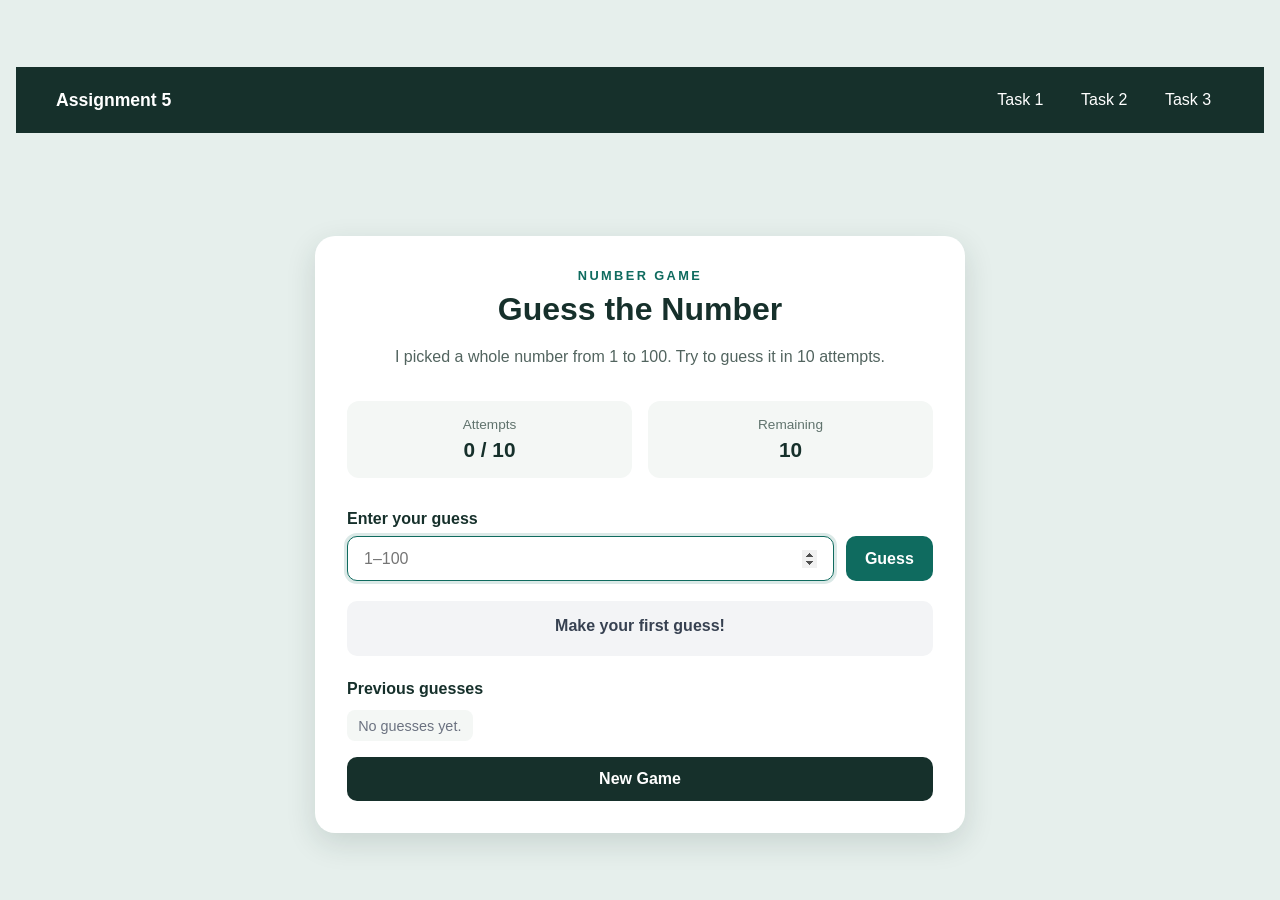
<file: index.html>
<!DOCTYPE html>
<html lang="en">

<head>
    <meta charset="UTF-8">

    <meta
        name="viewport"
        content="width=device-width, initial-scale=1.0"
    >

    <title>Guess the Number</title>

    <link
        rel="stylesheet"
        href="task1.css"
    >

    <script
        src="task1.js"
        defer
    ></script>
</head>

<body>
    <nav class="navbar">
        <div class="navbar-container">

            <a href="index.html" class="navbar-brand">
                Assignment 5
            </a>

            <div class="navbar-links">
                <a href="index.html">Task 1</a>
                <a href="task2.html">Task 2</a>
                <a href="task3.html">Task 3</a>
            </div>

        </div>
    </nav>

    <main class="game-container">

        <section class="game-card">

            <header class="game-header">

                <p class="game-label">
                    NUMBER GAME
                </p>

                <h1>Guess the Number</h1>

                <p class="instructions">
                    I picked a whole number from
                    <span id="minNumber"></span>
                    to
                    <span id="maxNumber"></span>.
                    Try to guess it in
                    <span id="maxAttempts"></span>
                    attempts.
                </p>

            </header>


            <section
                class="stats"
                aria-label="Game statistics"
            >

                <div class="stat">

                    <span class="stat-label">
                        Attempts
                    </span>

                    <strong id="attempts">
                        0 / 10
                    </strong>

                </div>


                <div class="stat">

                    <span class="stat-label">
                        Remaining
                    </span>

                    <strong id="remaining">
                        10
                    </strong>

                </div>

            </section>


            <form
                id="guessForm"
                novalidate
            >

                <label for="guessInput">
                    Enter your guess
                </label>

                <div class="guess-row">

                    <input
                        type="number"
                        id="guessInput"
                        name="guess"
                        placeholder="1–100"
                        autocomplete="off"
                    >

                    <button
                        type="submit"
                        id="guessButton"
                    >
                        Guess
                    </button>

                </div>

            </form>


            <p
                id="message"
                class="message neutral"
                aria-live="polite"
            >
                Make your first guess!
            </p>


            <section class="history-section">

                <h2>Previous guesses</h2>

                <ul
                    id="guessHistory"
                    class="guess-history"
                >
                </ul>

            </section>


            <button
                type="button"
                id="restartButton"
                class="restart-button"
            >
                New Game
            </button>

        </section>

    </main>

</body>

</html>
</file>
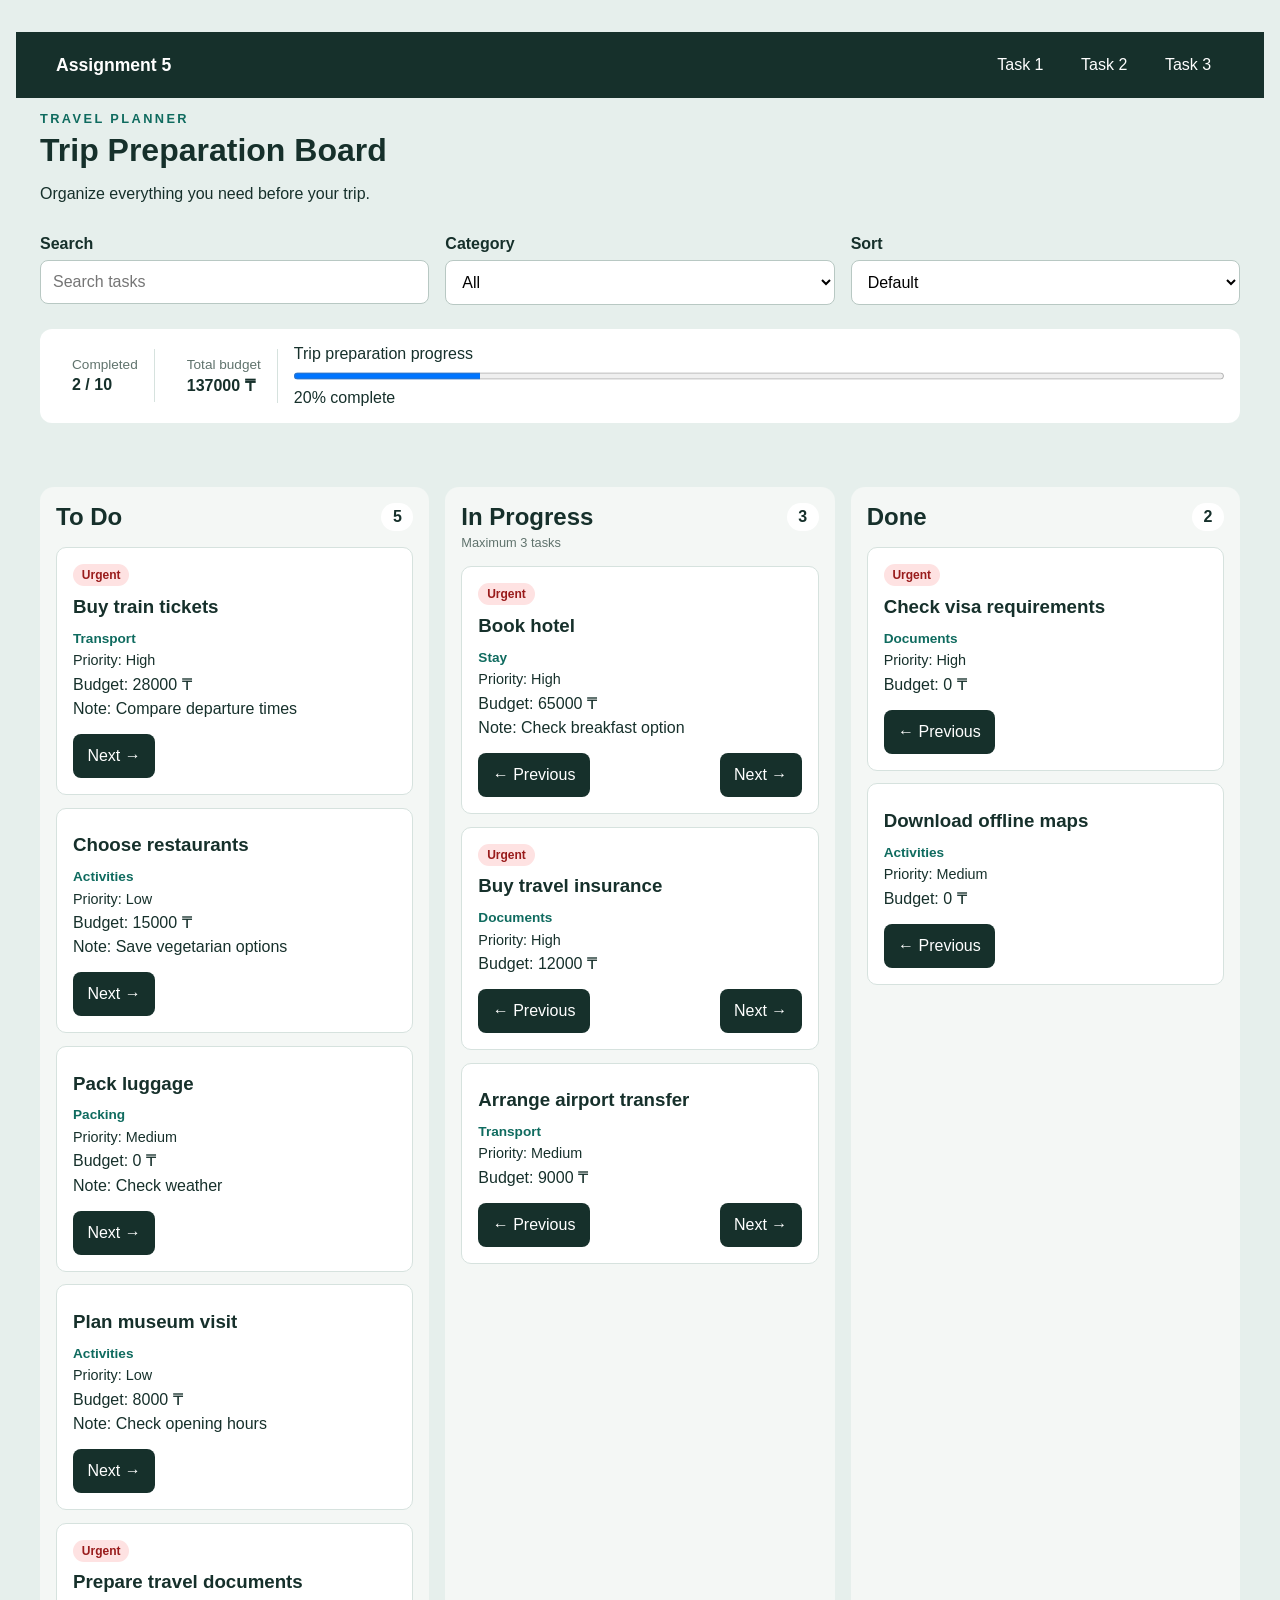
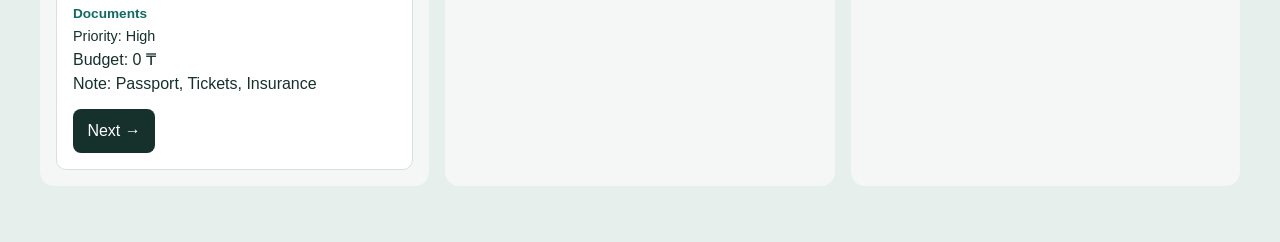
<file: task2.html>
<!DOCTYPE html>
<html lang="en">

<head>
    <meta charset="UTF-8">

    <meta
        name="viewport"
        content="width=device-width, initial-scale=1.0"
    >

    <title>Travel Planner Board</title>

    <link
        rel="stylesheet"
        href="task2.css"
    >

    <script
        src="task2.js"
        defer
    ></script>
</head>

<body>
    <nav class="navbar">
    <div class="navbar-container">

        <a href="index.html" class="navbar-brand">
            Assignment 5
        </a>

        <div class="navbar-links">
            <a href="index.html">Task 1</a>
            <a href="task2.html">Task 2</a>
            <a href="task3.html">Task 3</a>
        </div>

    </div>
</nav>

    <main class="container">

        <header class="page-header">

            <p class="eyebrow">
                TRAVEL PLANNER
            </p>

            <h1>Trip Preparation Board</h1>

            <p>
                Organize everything you need before your trip.
            </p>

        </header>


        <section class="controls">

            <div class="control">

                <label for="searchInput">
                    Search
                </label>

                <input
                    type="search"
                    id="searchInput"
                    placeholder="Search tasks"
                >

            </div>


            <div class="control">

                <label for="tagFilter">
                    Category
                </label>

                <select id="tagFilter">

                    <option value="all">
                        All
                    </option>

                    <option value="transport">
                        Transport
                    </option>

                    <option value="stay">
                        Stay
                    </option>

                    <option value="documents">
                        Documents
                    </option>

                    <option value="activities">
                        Activities
                    </option>

                    <option value="packing">
                        Packing
                    </option>

                </select>

            </div>


            <div class="control">

                <label for="sortSelect">
                    Sort
                </label>

                <select id="sortSelect">

                    <option value="default">
                        Default
                    </option>

                    <option value="high">
                        High priority first
                    </option>

                    <option value="low">
                        Low priority first
                    </option>

                </select>

            </div>

        </section>


        <section class="summary">

            <div class="summary-item">

                <span>Completed</span>

                <strong id="completedCount">
                    0 / 10
                </strong>

            </div>


            <div class="summary-item">

                <span>Total budget</span>

                <strong id="totalBudget">
                    0 ₸
                </strong>

            </div>


            <div class="progress-section">

                <label for="progressBar">
                    Trip preparation progress
                </label>

                <progress
                    id="progressBar"
                    max="100"
                    value="0"
                ></progress>

                <span id="progressText">
                    0% complete
                </span>

            </div>

        </section>


        <p
            id="message"
            class="message"
            aria-live="polite"
        ></p>


        <section
            id="board"
            class="board"
        >

            <section class="column">

                <header class="column-header">

                    <h2>To Do</h2>

                    <span id="todoCount">
                        0
                    </span>

                </header>

                <div
                    id="todoColumn"
                    class="card-list"
                ></div>

            </section>


            <section class="column">

                <header class="column-header">

                    <div>
                        <h2>In Progress</h2>

                        <p>
                            Maximum 3 tasks
                        </p>
                    </div>

                    <span id="progressCount">
                        0
                    </span>

                </header>

                <div
                    id="progressColumn"
                    class="card-list"
                ></div>

            </section>


            <section class="column">

                <header class="column-header">

                    <h2>Done</h2>

                    <span id="doneCount">
                        0
                    </span>

                </header>

                <div
                    id="doneColumn"
                    class="card-list"
                ></div>

            </section>

        </section>


        <p
            id="emptyMessage"
            class="empty-message"
        ></p>

    </main>

</body>

</html>
</file>
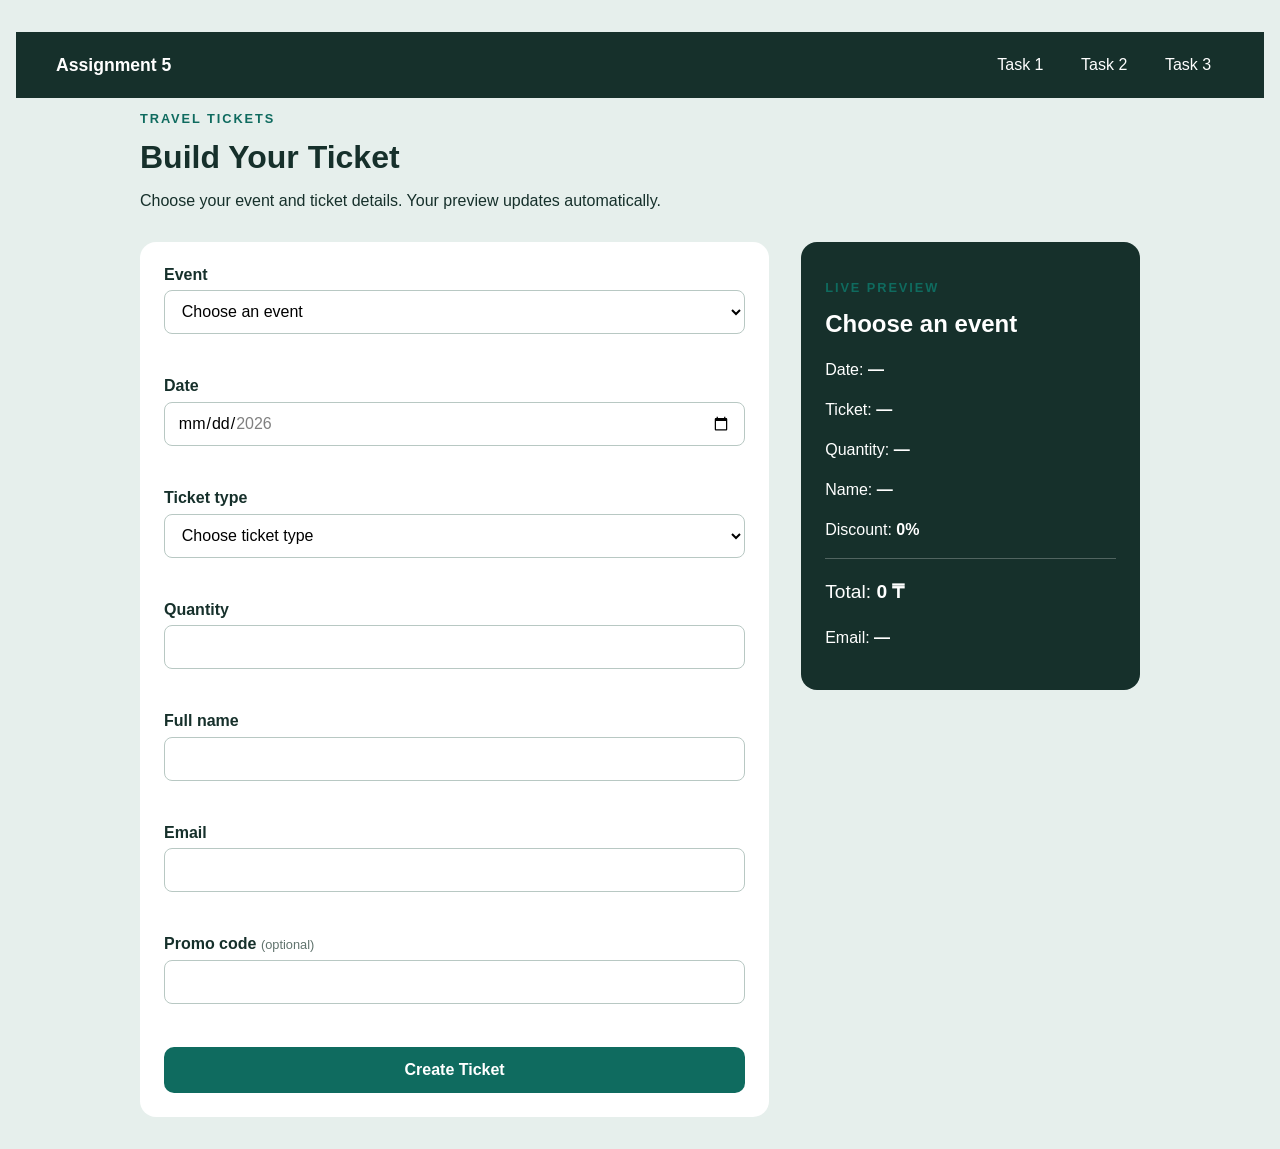
<file: task3.html>
<!DOCTYPE html>
<html lang="en">

<head>
    <meta charset="UTF-8">

    <meta
        name="viewport"
        content="width=device-width, initial-scale=1.0"
    >

    <title>Ticket Builder</title>

    <link
        rel="stylesheet"
        href="task3.css"
    >

    <script
        src="task3.js"
        defer
    ></script>
</head>

<body>
    <nav class="navbar">
    <div class="navbar-container">

        <a href="index.html" class="navbar-brand">
            Assignment 5
        </a>

        <div class="navbar-links">
            <a href="index.html">Task 1</a>
            <a href="task2.html">Task 2</a>
            <a href="task3.html">Task 3</a>
        </div>

    </div>
</nav>

    <main class="container">

        <header class="page-header">
            <p class="eyebrow">TRAVEL TICKETS</p>

            <h1>Build Your Ticket</h1>

            <p>
                Choose your event and ticket details.
                Your preview updates automatically.
            </p>
        </header>


        <div
            id="errorSummary"
            class="error-summary"
            tabindex="-1"
            aria-live="assertive"
            hidden
        ></div>


        <div class="layout">

            <!-- FORM -->

            <form id="ticketForm">

                <!-- Event -->

                <div class="field">

                    <label for="event">
                        Event
                    </label>

                    <select
                        id="event"
                        name="event"
                        required
                        aria-describedby="eventError"
                    >
                        <option value="">
                            Choose an event
                        </option>

                        <option value="travel-expo">
                            Astana Travel Expo
                        </option>

                        <option value="city-tour">
                            City Tour
                        </option>

                        <option value="music-fest">
                            Travel Music Fest
                        </option>
                    </select>

                    <p
                        id="eventError"
                        class="field-error"
                    ></p>

                </div>


                <!-- Date -->

                <div class="field">

                    <label for="date">
                        Date
                    </label>

                    <input
                        type="date"
                        id="date"
                        name="date"
                        min="2026-11-20"
                        max="2026-12-20"
                        required
                        aria-describedby="dateError"
                    >

                    <p
                        id="dateError"
                        class="field-error"
                    ></p>

                </div>


                <!-- Ticket type -->

                <div class="field">

                    <label for="ticketType">
                        Ticket type
                    </label>

                    <select
                        id="ticketType"
                        name="ticketType"
                        required
                        aria-describedby="ticketTypeError"
                    >
                        <option value="">
                            Choose ticket type
                        </option>

                        <option value="standard">
                            Standard
                        </option>

                        <option value="student">
                            Student
                        </option>

                        <option value="vip">
                            VIP
                        </option>
                    </select>

                    <p
                        id="ticketTypeError"
                        class="field-error"
                    ></p>

                </div>


                <!-- Quantity -->

                <div class="field">

                    <label for="quantity">
                        Quantity
                    </label>

                    <input
                        type="number"
                        id="quantity"
                        name="quantity"
                        min="1"
                        max="6"
                        step="1"
                        required
                        aria-describedby="quantityError"
                    >

                    <p
                        id="quantityError"
                        class="field-error"
                    ></p>

                </div>


                <!-- Full name -->

                <div class="field">

                    <label for="fullName">
                        Full name
                    </label>

                    <input
                        type="text"
                        id="fullName"
                        name="fullName"
                        minlength="2"
                        maxlength="40"
                        required
                        aria-describedby="fullNameError"
                    >

                    <p
                        id="fullNameError"
                        class="field-error"
                    ></p>

                </div>


                <!-- Email -->

                <div class="field">

                    <label for="email">
                        Email
                    </label>

                    <input
                        type="email"
                        id="email"
                        name="email"
                        required
                        aria-describedby="emailError"
                    >

                    <p
                        id="emailError"
                        class="field-error"
                    ></p>

                </div>


                <!-- Promo -->

                <div class="field">

                    <label for="promo">
                        Promo code
                        <span>(optional)</span>
                    </label>

                    <input
                        type="text"
                        id="promo"
                        name="promo"
                        maxlength="20"
                        aria-describedby="promoError"
                    >

                    <p
                        id="promoError"
                        class="field-error"
                    ></p>

                </div>


                <button
                    type="submit"
                    class="submit-button"
                >
                    Create Ticket
                </button>

            </form>


            <!-- LIVE PREVIEW -->

            <aside class="preview">

                <p class="preview-label">
                    LIVE PREVIEW
                </p>

                <h2 id="previewEvent">
                    Choose an event
                </h2>

                <p>
                    Date:
                    <strong id="previewDate">—</strong>
                </p>

                <p>
                    Ticket:
                    <strong id="previewType">—</strong>
                </p>

                <p>
                    Quantity:
                    <strong id="previewQuantity">—</strong>
                </p>

                <p>
                    Name:
                    <strong id="previewName">—</strong>
                </p>

                <p>
                    Discount:
                    <strong id="previewDiscount">0%</strong>
                </p>

                <hr>

                <p class="total">
                    Total:
                    <strong id="previewTotal">0 ₸</strong>
                </p>

                <p>
                    Email:
                    <strong id="previewEmail">—</strong>
                </p>

            </aside>

        </div>


        <!-- FINAL RESULT -->

        <section
            id="result"
            class="result"
            aria-live="polite"
            hidden
        ></section>

    </main>

</body>

</html>
</file>
<file: task1.css>
* {
    box-sizing: border-box;
}

body {
    margin: 0;
    min-height: 100vh;

    display: grid;
    place-items: center;

    padding: 1rem;

    font-family: Arial, sans-serif;

    background-color: #e6efec;
    color: #16302b;
}

.game-container {
    width: 100%;
    max-width: 650px;
}

.game-card {
    padding: 2rem;

    background-color: #ffffff;

    border-radius: 20px;

    box-shadow:
        0 10px 30px
        rgba(22, 48, 43, 0.14);
}

.game-header {
    text-align: center;
}

.game-label {
    margin: 0 0 0.5rem;

    color: #0f6b5f;

    font-size: 0.8rem;
    font-weight: 700;

    letter-spacing: 0.15rem;
}

h1 {
    margin: 0;

    font-size: 2rem;
}

.instructions {
    max-width: 500px;

    margin: 1rem auto 0;

    color: #52645f;

    line-height: 1.6;
}


/* Stats */

.stats {
    display: grid;

    grid-template-columns:
        repeat(2, 1fr);

    gap: 1rem;

    margin: 2rem 0;
}

.stat {
    padding: 1rem;

    text-align: center;

    background-color: #f4f7f5;

    border-radius: 12px;
}

.stat-label {
    display: block;

    margin-bottom: 0.35rem;

    color: #60736d;

    font-size: 0.85rem;
}

.stat strong {
    font-size: 1.3rem;
}


/* Form */

form label {
    display: block;

    margin-bottom: 0.5rem;

    font-weight: 600;
}

.guess-row {
    display: flex;

    gap: 0.75rem;
}

#guessInput {
    flex: 1;

    min-width: 0;

    padding: 0.8rem 1rem;

    border: 1px solid #b8c8c3;
    border-radius: 10px;

    font: inherit;
}

#guessInput:focus {
    outline: none;

    border-color: #0f6b5f;

    box-shadow:
        0 0 0 3px
        rgba(15, 107, 95, 0.15);
}


/* Buttons */

button {
    min-height: 44px;

    padding: 0.8rem 1.2rem;

    border: none;
    border-radius: 10px;

    font: inherit;
    font-weight: 700;

    cursor: pointer;

    transition:
        opacity 0.2s ease;
}

#guessButton {
    background-color: #0f6b5f;
    color: #ffffff;
}

.restart-button {
    width: 100%;

    margin-top: 1rem;

    background-color: #16302b;
    color: #ffffff;
}

button:hover:not(:disabled) {
    opacity: 0.85;
}

button:focus-visible {
    outline: 3px solid #d97706;
    outline-offset: 3px;
}

button:disabled {
    cursor: not-allowed;

    opacity: 0.45;
}


/* Messages */

.message {
    min-height: 55px;

    margin: 1.25rem 0;

    padding: 1rem;

    text-align: center;

    border-radius: 10px;

    font-weight: 600;
}

.message.neutral {
    background-color: #f3f4f6;
    color: #374151;
}

.message.higher {
    background-color: #fff7ed;
    color: #9a3412;
}

.message.lower {
    background-color: #eff6ff;
    color: #1e40af;
}

.message.error {
    background-color: #fee2e2;
    color: #991b1b;
}

.message.success {
    background-color: #dcfce7;
    color: #166534;
}

.message.lose {
    background-color: #fee2e2;
    color: #7f1d1d;
}


/* Guess history */

.history-section {
    margin-top: 1.5rem;
}

.history-section h2 {
    margin-bottom: 0.75rem;

    font-size: 1rem;
}

.guess-history {
    display: flex;
    flex-wrap: wrap;

    gap: 0.5rem;

    margin: 0;
    padding: 0;

    list-style: none;
}

.guess-history li {
    padding: 0.45rem 0.7rem;

    background-color: #f4f7f5;

    border-radius: 8px;

    font-size: 0.9rem;
}

.empty-history {
    color: #6b7280;
}


/* Mobile */

@media (max-width: 500px) {

    .game-card {
        padding: 1.25rem;
    }

    h1 {
        font-size: 1.6rem;
    }

    .guess-row {
        flex-direction: column;
    }

    #guessButton {
        width: 100%;
    }

}
.navbar {
    width: 100%;
    background-color: #16302b;
}

.navbar-container {
    width: min(1200px, 100%);
    margin: 0 auto;

    display: flex;
    justify-content: space-between;
    align-items: center;

    gap: 1rem;

    padding: 1rem;
}

.navbar-brand {
    color: #ffffff;

    font-size: 1.1rem;
    font-weight: 700;

    text-decoration: none;
}

.navbar-links {
    display: flex;
    gap: 0.75rem;
}

.navbar-links a {
    padding: 0.5rem 0.8rem;

    color: #ffffff;

    border-radius: 8px;

    text-decoration: none;

    transition:
        background-color 0.2s ease;
}

.navbar-links a:hover {
    background-color: #0f6b5f;
}

.navbar-links a:focus-visible {
    outline: 3px solid #d97706;
    outline-offset: 2px;
}
@media (max-width: 600px) {

    .navbar-container {
        flex-direction: column;
        align-items: stretch;
    }

    .navbar-brand {
        text-align: center;
    }

    .navbar-links {
        justify-content: center;
        flex-wrap: wrap;
    }

}
</file>
<file: task2.css>
* {
    box-sizing: border-box;
}

body {
    margin: 0;

    padding: 2rem 1rem;

    font-family: Arial, sans-serif;

    background-color: #e6efec;
    color: #16302b;
}

.container {
    width: min(1200px, 100%);
    margin: 0 auto;
}

.page-header {
    margin-bottom: 2rem;
}

.eyebrow {
    margin-bottom: 0.4rem;

    color: #0f6b5f;

    font-size: 0.8rem;
    font-weight: 700;

    letter-spacing: 0.15rem;
}

h1 {
    margin: 0 0 0.5rem;
}


/* Controls */

.controls {
    display: grid;

    grid-template-columns:
        repeat(3, 1fr);

    gap: 1rem;

    margin-bottom: 1.5rem;
}

.control label {
    display: block;

    margin-bottom: 0.4rem;

    font-weight: 600;
}

.control input,
.control select {
    width: 100%;

    padding: 0.75rem;

    border: 1px solid #b8c8c3;
    border-radius: 8px;

    background-color: white;

    font: inherit;
}

.control input:focus,
.control select:focus {
    outline: none;

    border-color: #0f6b5f;

    box-shadow:
        0 0 0 3px
        rgba(15, 107, 95, 0.15);
}


/* Summary */

.summary {
    display: grid;

    grid-template-columns:
        auto auto 1fr;

    gap: 1rem;

    align-items: center;

    margin-bottom: 1.5rem;

    padding: 1rem;

    background-color: #ffffff;

    border-radius: 12px;
}

.summary-item {
    padding: 0.5rem 1rem;

    border-right:
        1px solid #d6e2de;
}

.summary-item span {
    display: block;

    margin-bottom: 0.25rem;

    color: #60736d;

    font-size: 0.85rem;
}

.progress-section {
    display: grid;

    gap: 0.4rem;
}

progress {
    width: 100%;
    height: 14px;
}


/* Messages */

.message {
    min-height: 1.5rem;

    margin: 0 0 1rem;

    color: #991b1b;

    font-weight: 600;
}


/* Board */

.board {
    display: grid;

    grid-template-columns:
        repeat(3, 1fr);

    gap: 1rem;
}

.column {
    min-width: 0;

    padding: 1rem;

    background-color: #f4f7f5;

    border-radius: 14px;
}

.column-header {
    display: flex;

    justify-content: space-between;
    align-items: flex-start;

    gap: 1rem;

    margin-bottom: 1rem;
}

.column-header h2 {
    margin: 0;
}

.column-header p {
    margin: 0.25rem 0 0;

    color: #60736d;

    font-size: 0.8rem;
}

.column-header > span {
    min-width: 32px;

    padding: 0.3rem 0.5rem;

    text-align: center;

    background-color: #ffffff;

    border-radius: 999px;

    font-weight: 700;
}

.card-list {
    display: grid;

    gap: 0.8rem;
}


/* Cards */

.task-card {
    padding: 1rem;

    background-color: #ffffff;

    border: 1px solid #d6e2de;
    border-radius: 10px;
}

.task-card h3 {
    margin:
        0.6rem 0
        0.8rem;
}

.task-card p {
    margin: 0.4rem 0;
}

.task-tag {
    color: #0f6b5f;

    font-size: 0.85rem;
    font-weight: 700;

    text-transform: capitalize;
}

.priority {
    font-size: 0.9rem;
}

.urgent {
    display: inline-block;

    padding: 0.25rem 0.55rem;

    background-color: #fee2e2;
    color: #991b1b;

    border-radius: 999px;

    font-size: 0.75rem;
    font-weight: 700;
}


/* Buttons */

.card-actions {
    display: flex;

    justify-content: space-between;

    gap: 0.5rem;

    margin-top: 1rem;
}

.card-actions button {
    min-width: 44px;
    min-height: 44px;

    padding: 0.6rem 0.9rem;

    border: none;
    border-radius: 8px;

    background-color: #16302b;
    color: #ffffff;

    font: inherit;

    cursor: pointer;
}

.card-actions button:hover {
    opacity: 0.8;
}

.card-actions button:focus-visible {
    outline: 3px solid #d97706;
    outline-offset: 2px;
}

.empty-message {
    margin-top: 1.5rem;

    text-align: center;

    font-weight: 600;
}


/* Mobile */

@media (max-width: 800px) {

    .controls {
        grid-template-columns: 1fr;
    }

    .summary {
        grid-template-columns: 1fr;
    }

    .summary-item {
        padding: 0;

        border-right: none;
    }

    .board {
        grid-template-columns: 1fr;
    }

}
.navbar {
    width: 100%;
    background-color: #16302b;
}

.navbar-container {
    width: min(1200px, 100%);
    margin: 0 auto;

    display: flex;
    justify-content: space-between;
    align-items: center;

    gap: 1rem;

    padding: 1rem;
}

.navbar-brand {
    color: #ffffff;

    font-size: 1.1rem;
    font-weight: 700;

    text-decoration: none;
}

.navbar-links {
    display: flex;
    gap: 0.75rem;
}

.navbar-links a {
    padding: 0.5rem 0.8rem;

    color: #ffffff;

    border-radius: 8px;

    text-decoration: none;

    transition:
        background-color 0.2s ease;
}

.navbar-links a:hover {
    background-color: #0f6b5f;
}

.navbar-links a:focus-visible {
    outline: 3px solid #d97706;
    outline-offset: 2px;
}
@media (max-width: 600px) {

    .navbar-container {
        flex-direction: column;
        align-items: stretch;
    }

    .navbar-brand {
        text-align: center;
    }

    .navbar-links {
        justify-content: center;
        flex-wrap: wrap;
    }

}
</file>
<file: task3.css>
* {
    box-sizing: border-box;
}

body {
    margin: 0;

    padding: 2rem 1rem;

    font-family: Arial, sans-serif;

    background-color: #e6efec;
    color: #16302b;
}

.container {
    width: min(1000px, 100%);

    margin: 0 auto;
}

.page-header {
    margin-bottom: 2rem;
}

.eyebrow,
.preview-label {
    color: #0f6b5f;

    font-size: 0.8rem;
    font-weight: 700;

    letter-spacing: 0.12rem;
}

h1 {
    margin:
        0 0
        0.5rem;
}


/* Layout */

.layout {
    display: grid;

    grid-template-columns:
        minmax(0, 1.3fr)
        minmax(0, 0.7fr);

    gap: 2rem;

    align-items: start;
}


/* Form */

form {
    padding: 1.5rem;

    background-color: white;

    border-radius: 16px;
}

.field {
    margin-bottom: 1.25rem;
}

.field label {
    display: block;

    margin-bottom: 0.4rem;

    font-weight: 600;
}

.field label span {
    color: #60736d;

    font-size: 0.8rem;
    font-weight: 400;
}

.field input,
.field select {
    width: 100%;

    min-height: 44px;

    padding: 0.7rem 0.8rem;

    border: 1px solid #b8c8c3;
    border-radius: 8px;

    background-color: white;

    font: inherit;
}

.field input:focus,
.field select:focus {
    outline: none;

    border-color: #0f6b5f;

    box-shadow:
        0 0 0 3px
        rgba(15, 107, 95, 0.15);
}


/* Validation */

.field input.is-invalid,
.field select.is-invalid {
    border-color: #b91c1c;
}

.field input.is-valid,
.field select.is-valid {
    border-color: #15803d;
}

.field-error {
    min-height: 1.1rem;

    margin:
        0.35rem 0
        0;

    color: #b91c1c;

    font-size: 0.85rem;
}

.error-summary {
    margin-bottom: 1rem;

    padding: 1rem;

    background-color: #fee2e2;
    color: #991b1b;

    border: 1px solid #fecaca;
    border-radius: 10px;

    font-weight: 600;
}

.error-summary:focus {
    outline:
        3px solid #991b1b;

    outline-offset: 2px;
}


/* Button */

.submit-button {
    width: 100%;

    min-height: 46px;

    padding: 0.8rem 1rem;

    border: none;
    border-radius: 10px;

    background-color: #0f6b5f;
    color: white;

    font: inherit;
    font-weight: 700;

    cursor: pointer;
}

.submit-button:hover {
    opacity: 0.85;
}

.submit-button:focus-visible {
    outline:
        3px solid #d97706;

    outline-offset: 3px;
}


/* Preview */

.preview {
    padding: 1.5rem;

    background-color: #16302b;
    color: white;

    border-radius: 16px;
}

.preview h2 {
    margin-top: 0.5rem;
}

.preview p {
    line-height: 1.5;
}

.preview hr {
    border: 0;

    border-top:
        1px solid
        rgba(255, 255, 255, 0.25);
}

.total {
    font-size: 1.2rem;
}


/* Result */

.result {
    margin-top: 2rem;

    padding: 1.5rem;

    background-color: #dcfce7;
    color: #14532d;

    border-radius: 16px;
}

.result h2 {
    margin-top: 0;
}


/* Mobile */

@media (max-width: 800px) {

    body {
        padding:
            1rem
            0.75rem;
    }

    .layout {
        grid-template-columns: 1fr;
    }

    form,
    .preview {
        padding: 1.25rem;
    }

}
.navbar {
    width: 100%;
    background-color: #16302b;
}

.navbar-container {
    width: min(1200px, 100%);
    margin: 0 auto;

    display: flex;
    justify-content: space-between;
    align-items: center;

    gap: 1rem;

    padding: 1rem;
}

.navbar-brand {
    color: #ffffff;

    font-size: 1.1rem;
    font-weight: 700;

    text-decoration: none;
}

.navbar-links {
    display: flex;
    gap: 0.75rem;
}

.navbar-links a {
    padding: 0.5rem 0.8rem;

    color: #ffffff;

    border-radius: 8px;

    text-decoration: none;

    transition:
        background-color 0.2s ease;
}

.navbar-links a:hover {
    background-color: #0f6b5f;
}

.navbar-links a:focus-visible {
    outline: 3px solid #d97706;
    outline-offset: 2px;
}
@media (max-width: 600px) {

    .navbar-container {
        flex-direction: column;
        align-items: stretch;
    }

    .navbar-brand {
        text-align: center;
    }

    .navbar-links {
        justify-content: center;
        flex-wrap: wrap;
    }

}
</file>
